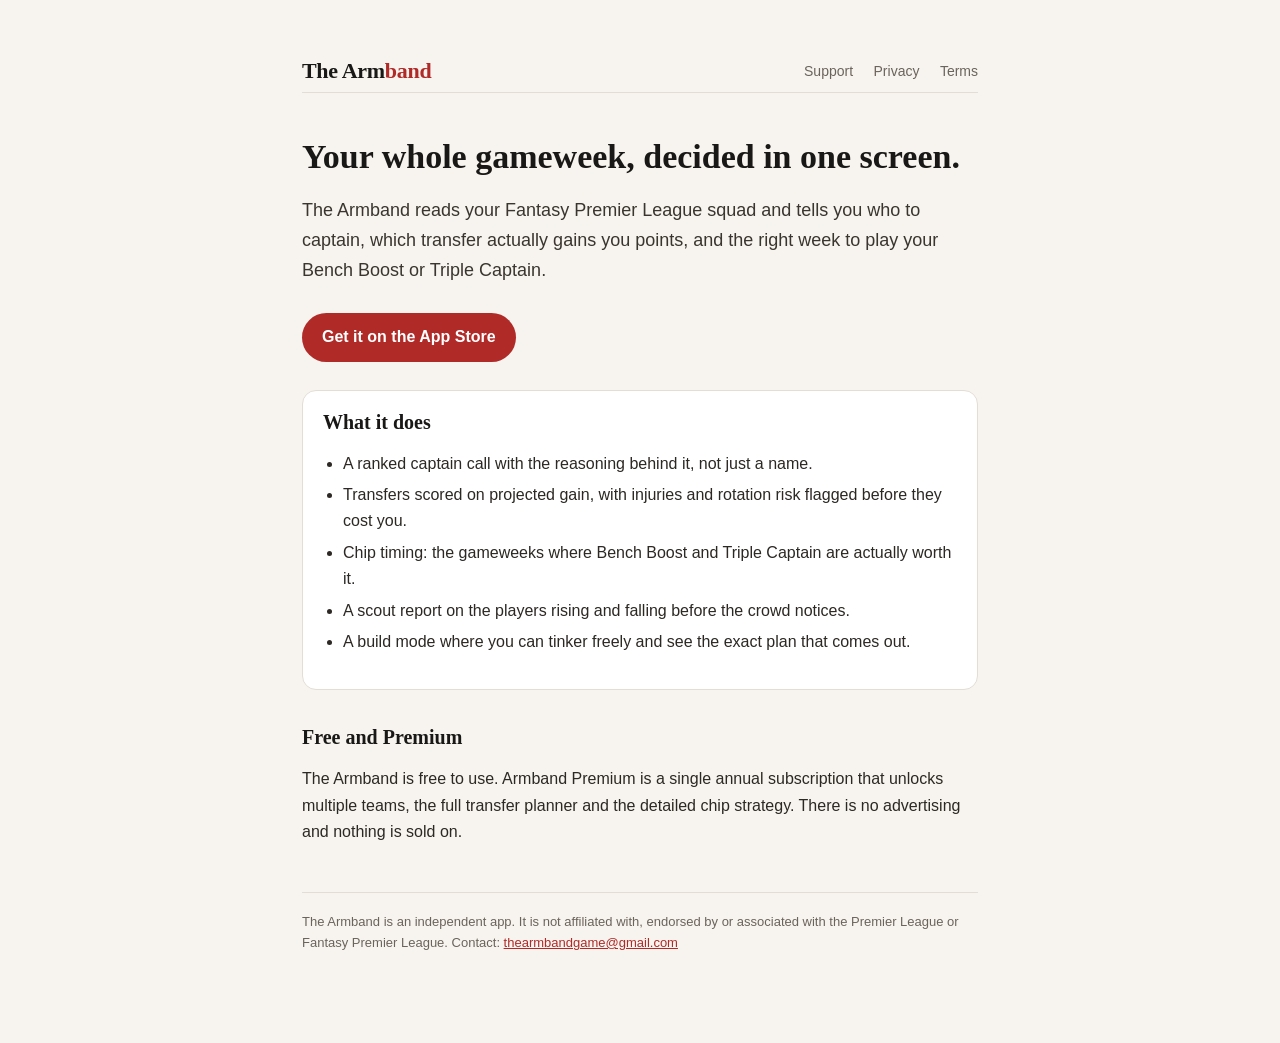
<file: index.html>
<!doctype html>
<html lang="en">
<head>
<meta charset="utf-8">
<meta name="viewport" content="width=device-width,initial-scale=1">
<title>The Armband: FPL Assistant</title>
<meta name="description" content="The Armband tells you who to captain, who to transfer and when to play your chips in Fantasy Premier League.">
<link rel="stylesheet" href="/style.css">
</head>
<body>
<div class="wrap">
  <header class="top">
    <div class="mark">The Arm<em>band</em></div>
    <nav style="margin-left:auto">
      <a href="/support.html">Support</a>
      <a href="/privacy.html">Privacy</a>
      <a href="/terms.html">Terms</a>
    </nav>
  </header>

  <div class="hero">
    <h1>Your whole gameweek, decided in one screen.</h1>
    <p>The Armband reads your Fantasy Premier League squad and tells you who to captain, which transfer actually gains you points, and the right week to play your Bench Boost or Triple Captain.</p>
    <a class="cta" href="https://apps.apple.com/app/id6799958946">Get it on the App Store</a>
  </div>

  <div class="box">
    <h2 style="margin-top:0">What it does</h2>
    <ul>
      <li>A ranked captain call with the reasoning behind it, not just a name.</li>
      <li>Transfers scored on projected gain, with injuries and rotation risk flagged before they cost you.</li>
      <li>Chip timing: the gameweeks where Bench Boost and Triple Captain are actually worth it.</li>
      <li>A scout report on the players rising and falling before the crowd notices.</li>
      <li>A build mode where you can tinker freely and see the exact plan that comes out.</li>
    </ul>
  </div>

  <h2>Free and Premium</h2>
  <p>The Armband is free to use. Armband Premium is a single annual subscription that unlocks multiple teams, the full transfer planner and the detailed chip strategy. There is no advertising and nothing is sold on.</p>

  <footer>
    The Armband is an independent app. It is not affiliated with, endorsed by or associated with the Premier League or Fantasy Premier League. Contact: <a href="mailto:thearmbandgame@gmail.com">thearmbandgame@gmail.com</a>
  </footer>
</div>
</body>
</html>
</file>
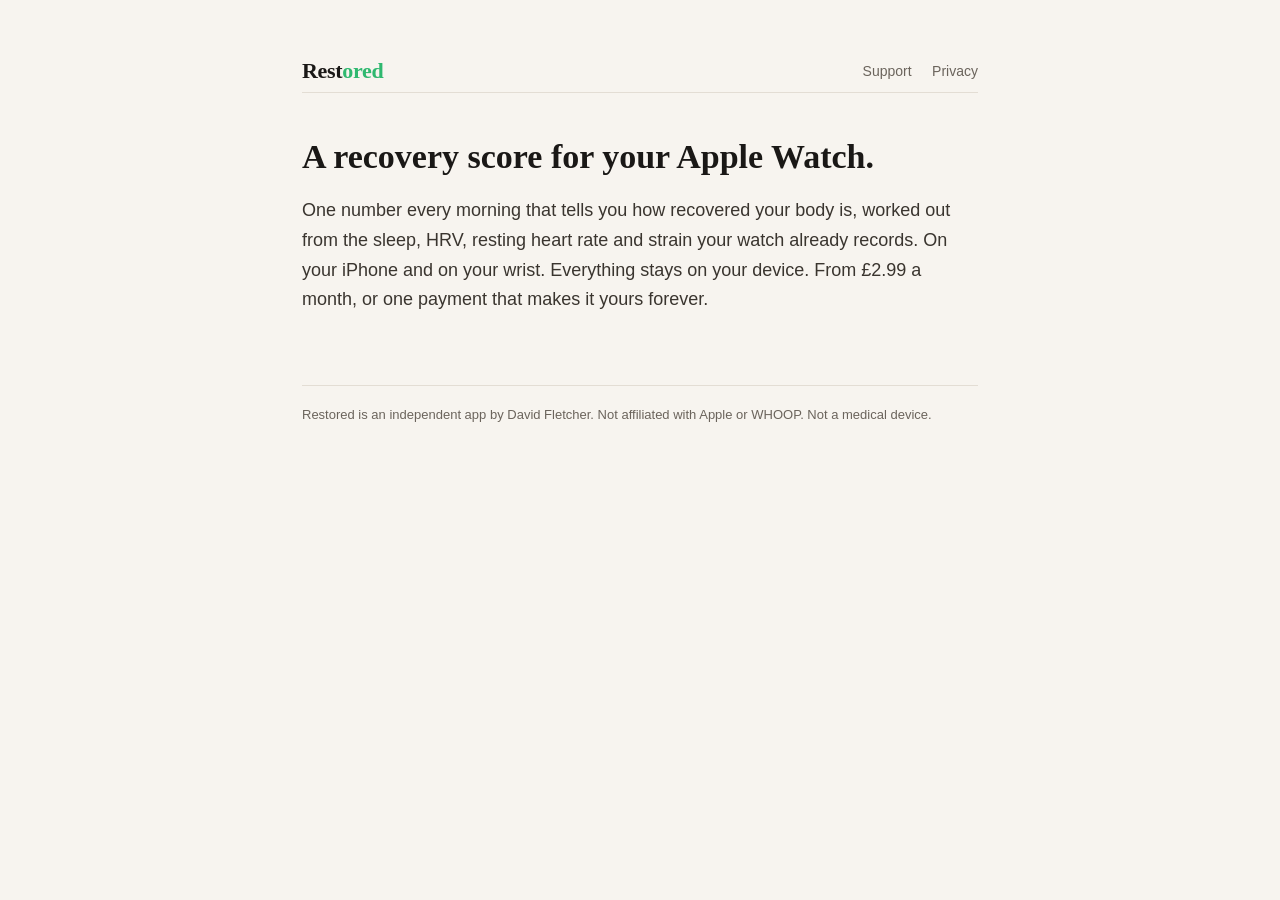
<file: restored/index.html>
<!doctype html>
<html lang="en">
<head>
<meta charset="utf-8">
<meta name="viewport" content="width=device-width,initial-scale=1">
<title>Restored: Recovery Score for Apple Watch</title>
<link rel="stylesheet" href="/style.css">
<style>.mark em{color:#2fb86f}a{color:#1f8f55}.cta{background:#2fb86f}nav a:hover{color:#1f8f55}</style>
</head>
<body>
<div class="wrap">
  <header class="top">
    <div class="mark">Rest<em>ored</em></div>
    <nav style="margin-left:auto">
      <a href="/restored/support.html">Support</a>
      <a href="/restored/privacy.html">Privacy</a>
    </nav>
  </header>
  <div class="hero">
    <h1>A recovery score for your Apple Watch.</h1>
    <p>One number every morning that tells you how recovered your body is, worked out from the sleep, HRV, resting heart rate and strain your watch already records. On your iPhone and on your wrist. Everything stays on your device. From £2.99 a month, or one payment that makes it yours forever.</p>
  </div>
  <footer>Restored is an independent app by David Fletcher. Not affiliated with Apple or WHOOP. Not a medical device.</footer>
</div>
</body>
</html>
</file>
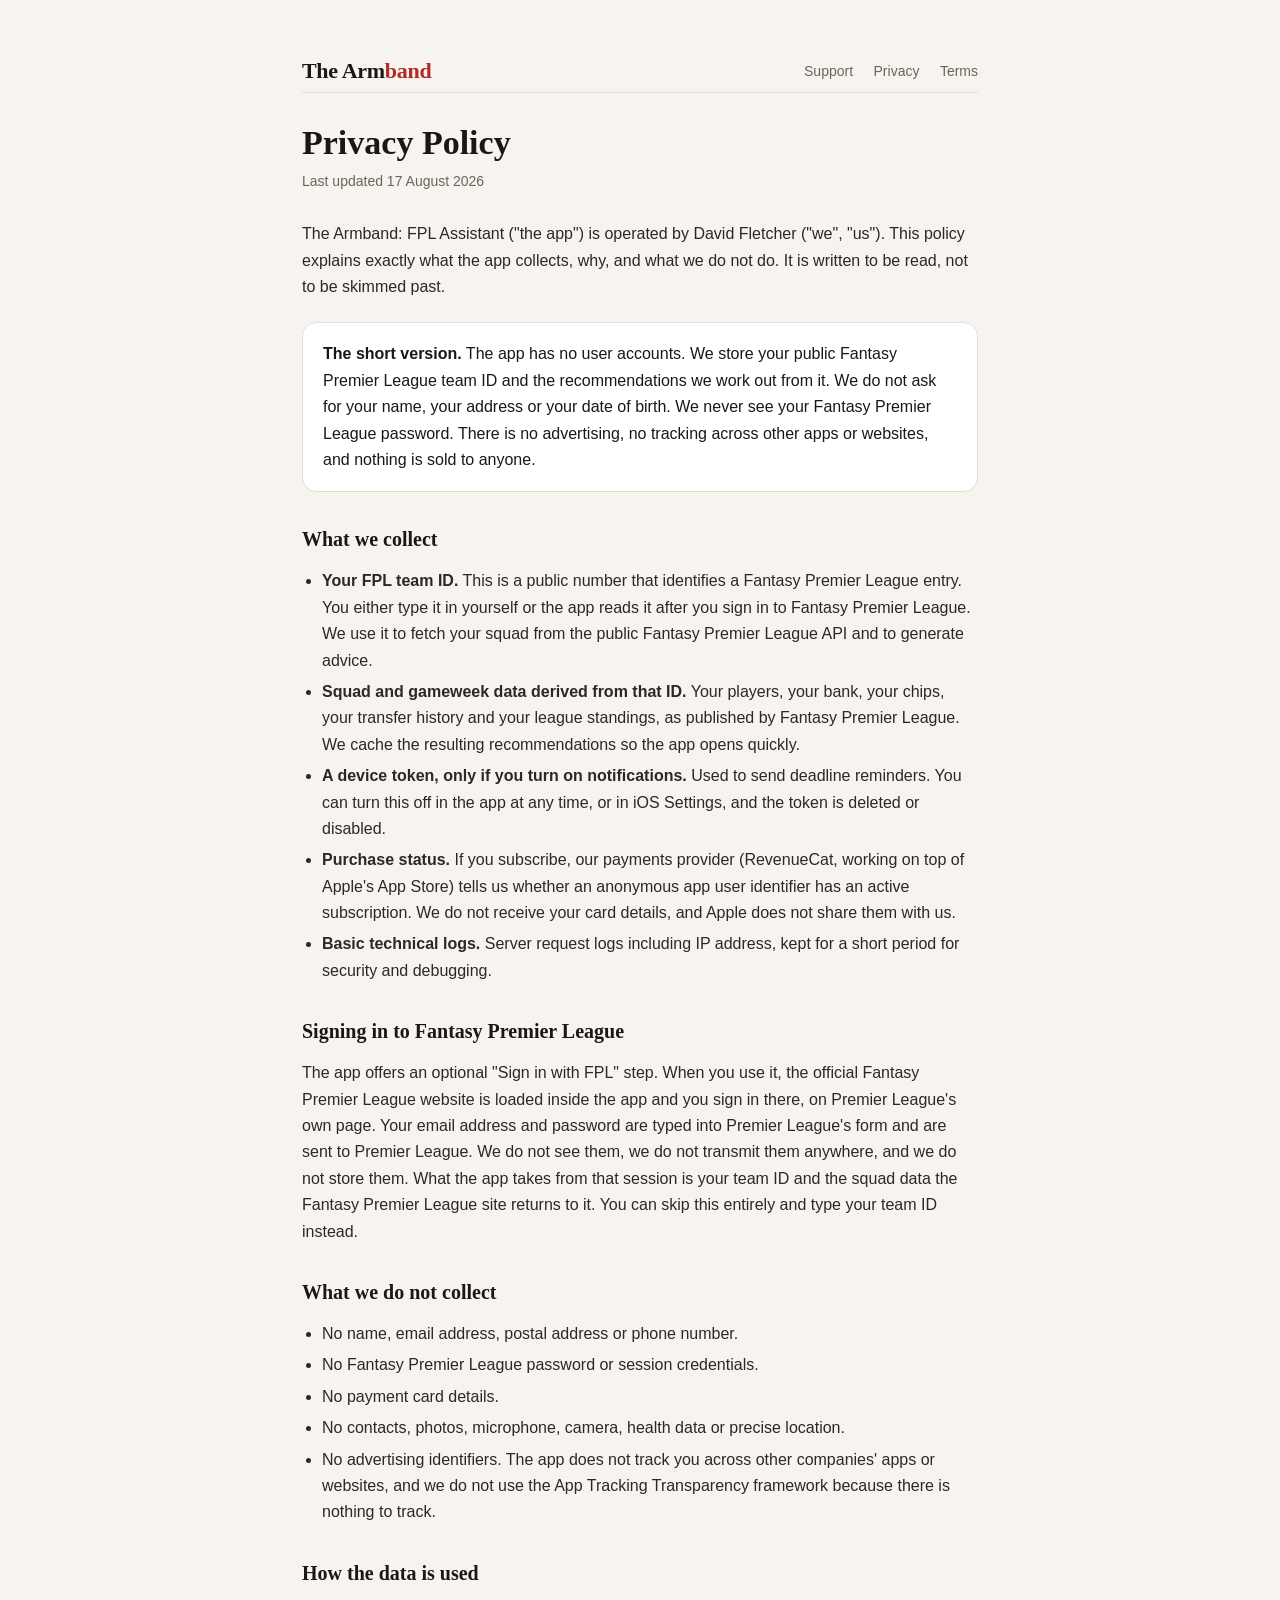
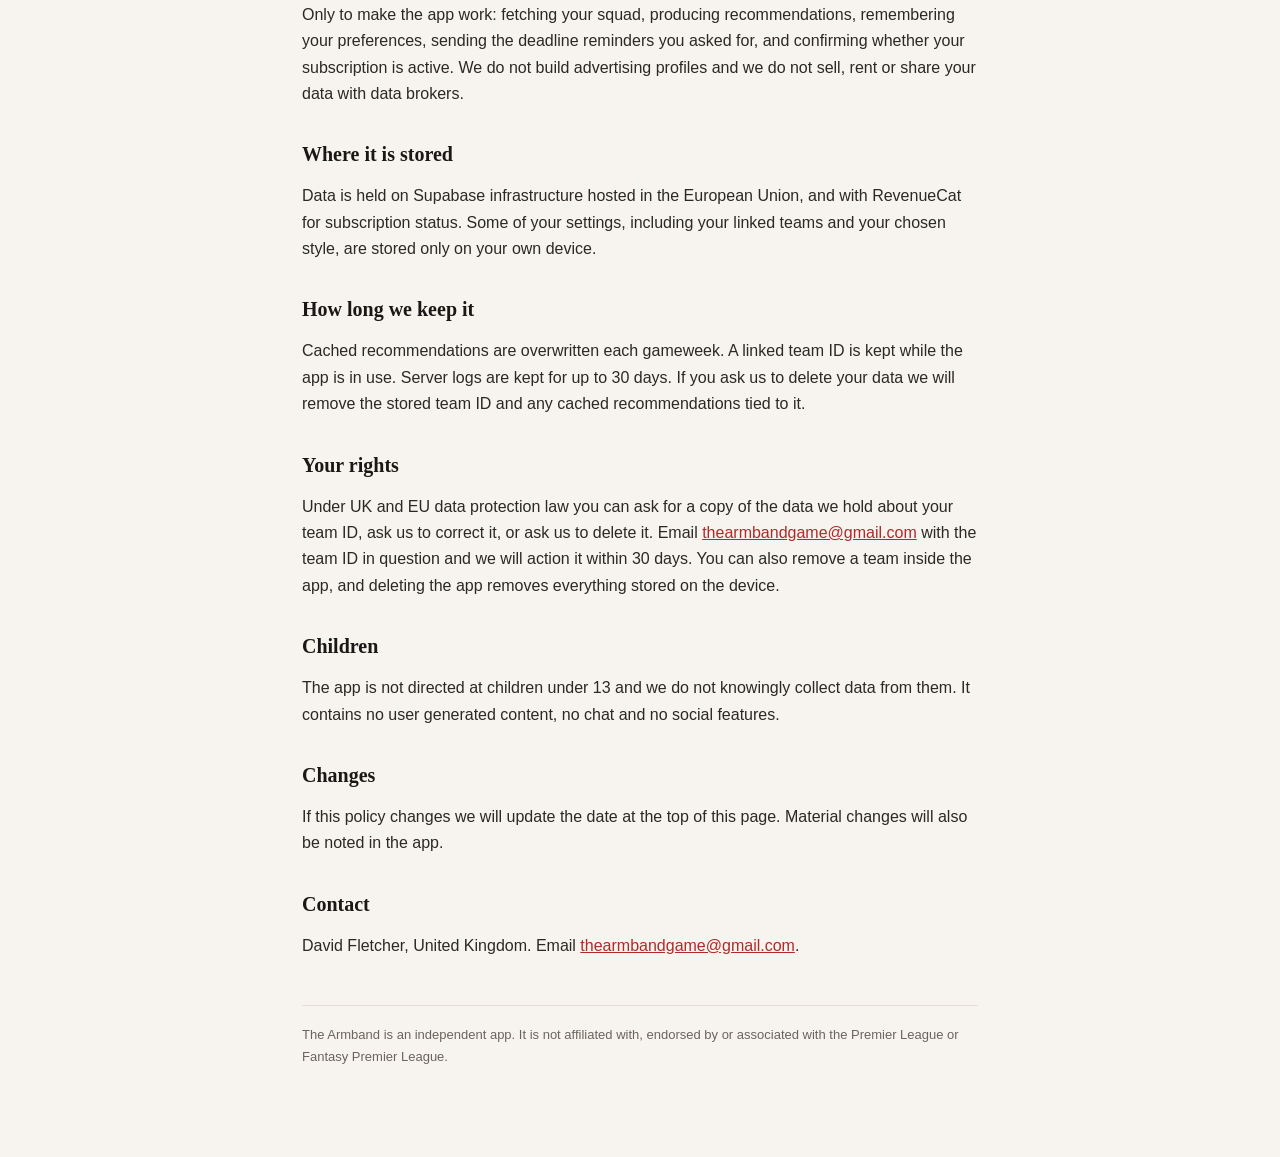
<file: privacy.html>
<!doctype html>
<html lang="en">
<head>
<meta charset="utf-8">
<meta name="viewport" content="width=device-width,initial-scale=1">
<title>Privacy Policy | The Armband: FPL Assistant</title>
<link rel="stylesheet" href="/style.css">
</head>
<body>
<div class="wrap">
  <header class="top">
    <div class="mark"><a href="/" style="text-decoration:none;color:inherit">The Arm<em>band</em></a></div>
    <nav style="margin-left:auto">
      <a href="/support.html">Support</a>
      <a href="/privacy.html">Privacy</a>
      <a href="/terms.html">Terms</a>
    </nav>
  </header>

  <h1>Privacy Policy</h1>
  <p class="sub">Last updated 17 August 2026</p>

  <p>The Armband: FPL Assistant ("the app") is operated by David Fletcher ("we", "us"). This policy explains exactly what the app collects, why, and what we do not do. It is written to be read, not to be skimmed past.</p>

  <div class="box">
    <strong>The short version.</strong> The app has no user accounts. We store your public Fantasy Premier League team ID and the recommendations we work out from it. We do not ask for your name, your address or your date of birth. We never see your Fantasy Premier League password. There is no advertising, no tracking across other apps or websites, and nothing is sold to anyone.
  </div>

  <h2>What we collect</h2>
  <ul>
    <li><strong>Your FPL team ID.</strong> This is a public number that identifies a Fantasy Premier League entry. You either type it in yourself or the app reads it after you sign in to Fantasy Premier League. We use it to fetch your squad from the public Fantasy Premier League API and to generate advice.</li>
    <li><strong>Squad and gameweek data derived from that ID.</strong> Your players, your bank, your chips, your transfer history and your league standings, as published by Fantasy Premier League. We cache the resulting recommendations so the app opens quickly.</li>
    <li><strong>A device token, only if you turn on notifications.</strong> Used to send deadline reminders. You can turn this off in the app at any time, or in iOS Settings, and the token is deleted or disabled.</li>
    <li><strong>Purchase status.</strong> If you subscribe, our payments provider (RevenueCat, working on top of Apple's App Store) tells us whether an anonymous app user identifier has an active subscription. We do not receive your card details, and Apple does not share them with us.</li>
    <li><strong>Basic technical logs.</strong> Server request logs including IP address, kept for a short period for security and debugging.</li>
  </ul>

  <h2>Signing in to Fantasy Premier League</h2>
  <p>The app offers an optional "Sign in with FPL" step. When you use it, the official Fantasy Premier League website is loaded inside the app and you sign in there, on Premier League's own page. Your email address and password are typed into Premier League's form and are sent to Premier League. We do not see them, we do not transmit them anywhere, and we do not store them. What the app takes from that session is your team ID and the squad data the Fantasy Premier League site returns to it. You can skip this entirely and type your team ID instead.</p>

  <h2>What we do not collect</h2>
  <ul>
    <li>No name, email address, postal address or phone number.</li>
    <li>No Fantasy Premier League password or session credentials.</li>
    <li>No payment card details.</li>
    <li>No contacts, photos, microphone, camera, health data or precise location.</li>
    <li>No advertising identifiers. The app does not track you across other companies' apps or websites, and we do not use the App Tracking Transparency framework because there is nothing to track.</li>
  </ul>

  <h2>How the data is used</h2>
  <p>Only to make the app work: fetching your squad, producing recommendations, remembering your preferences, sending the deadline reminders you asked for, and confirming whether your subscription is active. We do not build advertising profiles and we do not sell, rent or share your data with data brokers.</p>

  <h2>Where it is stored</h2>
  <p>Data is held on Supabase infrastructure hosted in the European Union, and with RevenueCat for subscription status. Some of your settings, including your linked teams and your chosen style, are stored only on your own device.</p>

  <h2>How long we keep it</h2>
  <p>Cached recommendations are overwritten each gameweek. A linked team ID is kept while the app is in use. Server logs are kept for up to 30 days. If you ask us to delete your data we will remove the stored team ID and any cached recommendations tied to it.</p>

  <h2>Your rights</h2>
  <p>Under UK and EU data protection law you can ask for a copy of the data we hold about your team ID, ask us to correct it, or ask us to delete it. Email <a href="mailto:thearmbandgame@gmail.com">thearmbandgame@gmail.com</a> with the team ID in question and we will action it within 30 days. You can also remove a team inside the app, and deleting the app removes everything stored on the device.</p>

  <h2>Children</h2>
  <p>The app is not directed at children under 13 and we do not knowingly collect data from them. It contains no user generated content, no chat and no social features.</p>

  <h2>Changes</h2>
  <p>If this policy changes we will update the date at the top of this page. Material changes will also be noted in the app.</p>

  <h2>Contact</h2>
  <p>David Fletcher, United Kingdom. Email <a href="mailto:thearmbandgame@gmail.com">thearmbandgame@gmail.com</a>.</p>

  <footer>
    The Armband is an independent app. It is not affiliated with, endorsed by or associated with the Premier League or Fantasy Premier League.
  </footer>
</div>
</body>
</html>
</file>
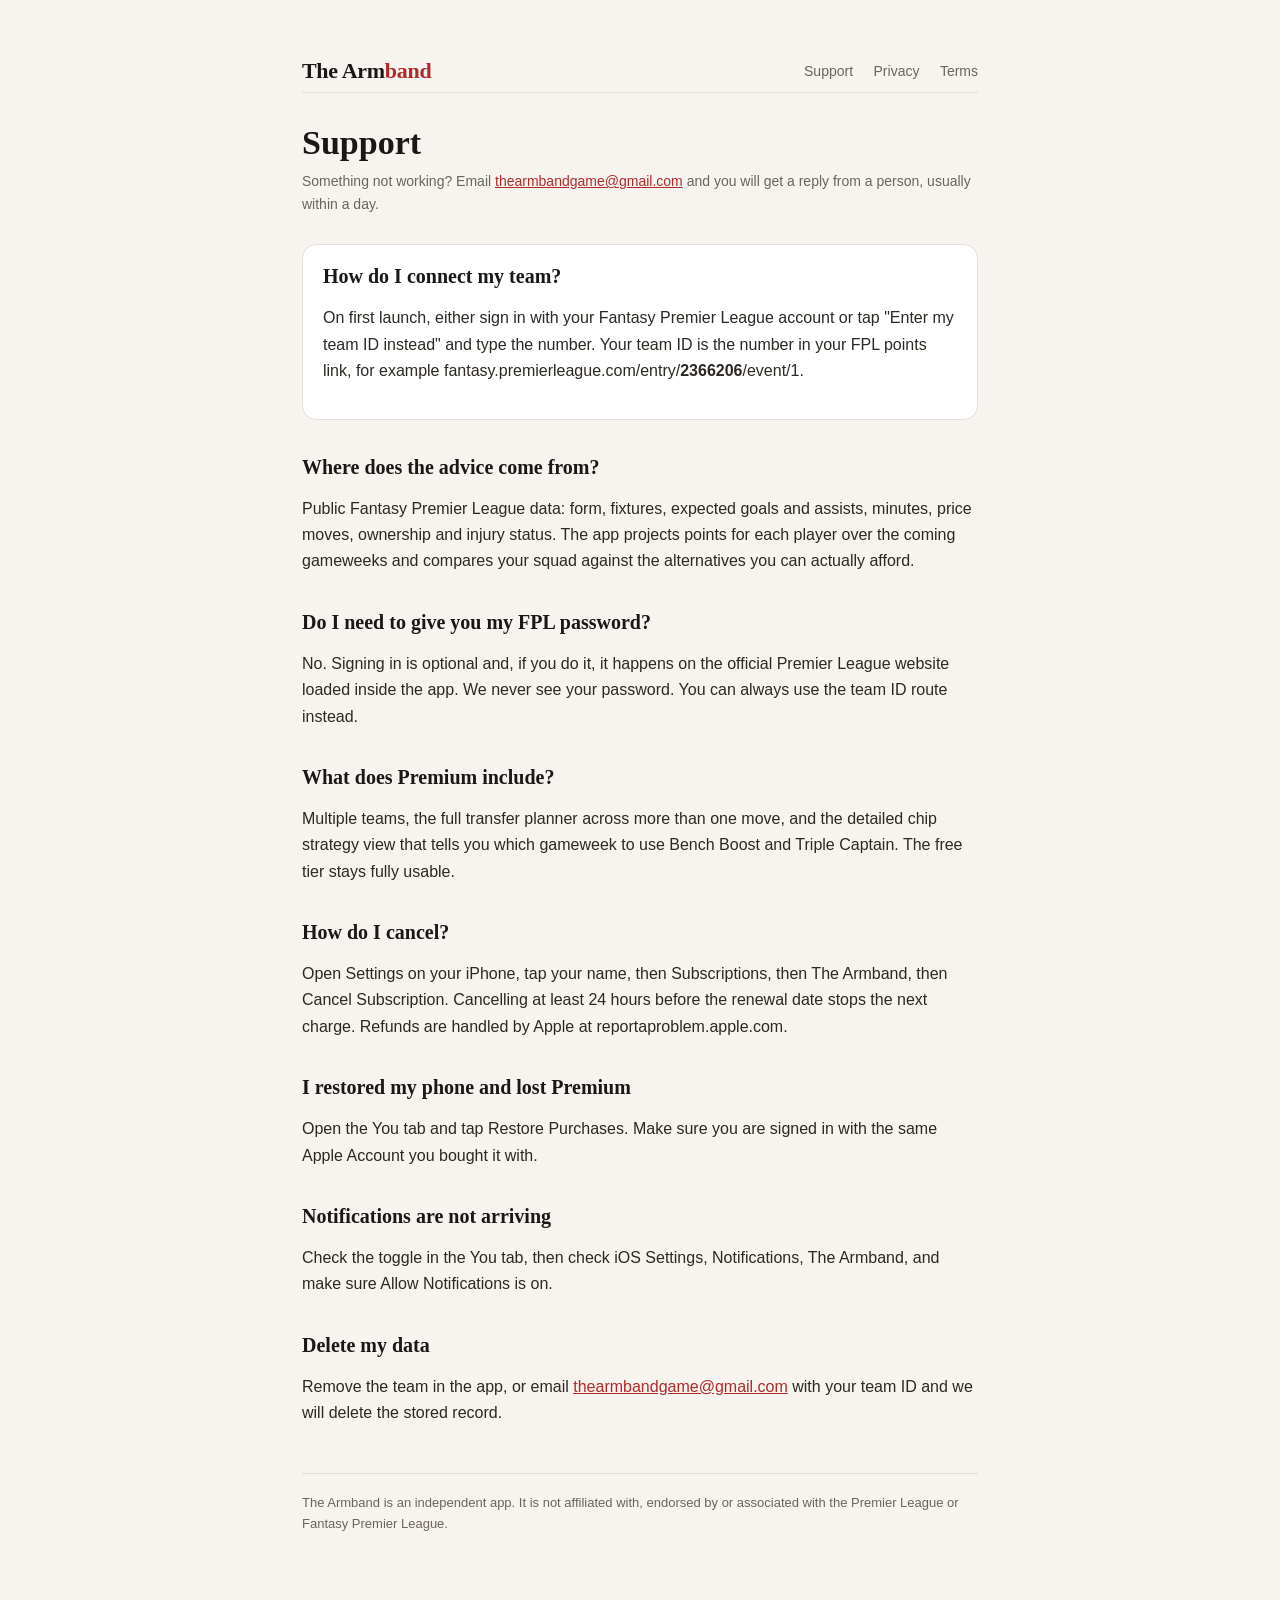
<file: support.html>
<!doctype html>
<html lang="en">
<head>
<meta charset="utf-8">
<meta name="viewport" content="width=device-width,initial-scale=1">
<title>Support | The Armband: FPL Assistant</title>
<link rel="stylesheet" href="/style.css">
</head>
<body>
<div class="wrap">
  <header class="top">
    <div class="mark"><a href="/" style="text-decoration:none;color:inherit">The Arm<em>band</em></a></div>
    <nav style="margin-left:auto">
      <a href="/support.html">Support</a>
      <a href="/privacy.html">Privacy</a>
      <a href="/terms.html">Terms</a>
    </nav>
  </header>

  <h1>Support</h1>
  <p class="sub">Something not working? Email <a href="mailto:thearmbandgame@gmail.com">thearmbandgame@gmail.com</a> and you will get a reply from a person, usually within a day.</p>

  <div class="box">
    <h2 style="margin-top:0">How do I connect my team?</h2>
    <p>On first launch, either sign in with your Fantasy Premier League account or tap "Enter my team ID instead" and type the number. Your team ID is the number in your FPL points link, for example fantasy.premierleague.com/entry/<strong>2366206</strong>/event/1.</p>
  </div>

  <h2>Where does the advice come from?</h2>
  <p>Public Fantasy Premier League data: form, fixtures, expected goals and assists, minutes, price moves, ownership and injury status. The app projects points for each player over the coming gameweeks and compares your squad against the alternatives you can actually afford.</p>

  <h2>Do I need to give you my FPL password?</h2>
  <p>No. Signing in is optional and, if you do it, it happens on the official Premier League website loaded inside the app. We never see your password. You can always use the team ID route instead.</p>

  <h2>What does Premium include?</h2>
  <p>Multiple teams, the full transfer planner across more than one move, and the detailed chip strategy view that tells you which gameweek to use Bench Boost and Triple Captain. The free tier stays fully usable.</p>

  <h2>How do I cancel?</h2>
  <p>Open Settings on your iPhone, tap your name, then Subscriptions, then The Armband, then Cancel Subscription. Cancelling at least 24 hours before the renewal date stops the next charge. Refunds are handled by Apple at reportaproblem.apple.com.</p>

  <h2>I restored my phone and lost Premium</h2>
  <p>Open the You tab and tap Restore Purchases. Make sure you are signed in with the same Apple Account you bought it with.</p>

  <h2>Notifications are not arriving</h2>
  <p>Check the toggle in the You tab, then check iOS Settings, Notifications, The Armband, and make sure Allow Notifications is on.</p>

  <h2>Delete my data</h2>
  <p>Remove the team in the app, or email <a href="mailto:thearmbandgame@gmail.com">thearmbandgame@gmail.com</a> with your team ID and we will delete the stored record.</p>

  <footer>
    The Armband is an independent app. It is not affiliated with, endorsed by or associated with the Premier League or Fantasy Premier League.
  </footer>
</div>
</body>
</html>
</file>
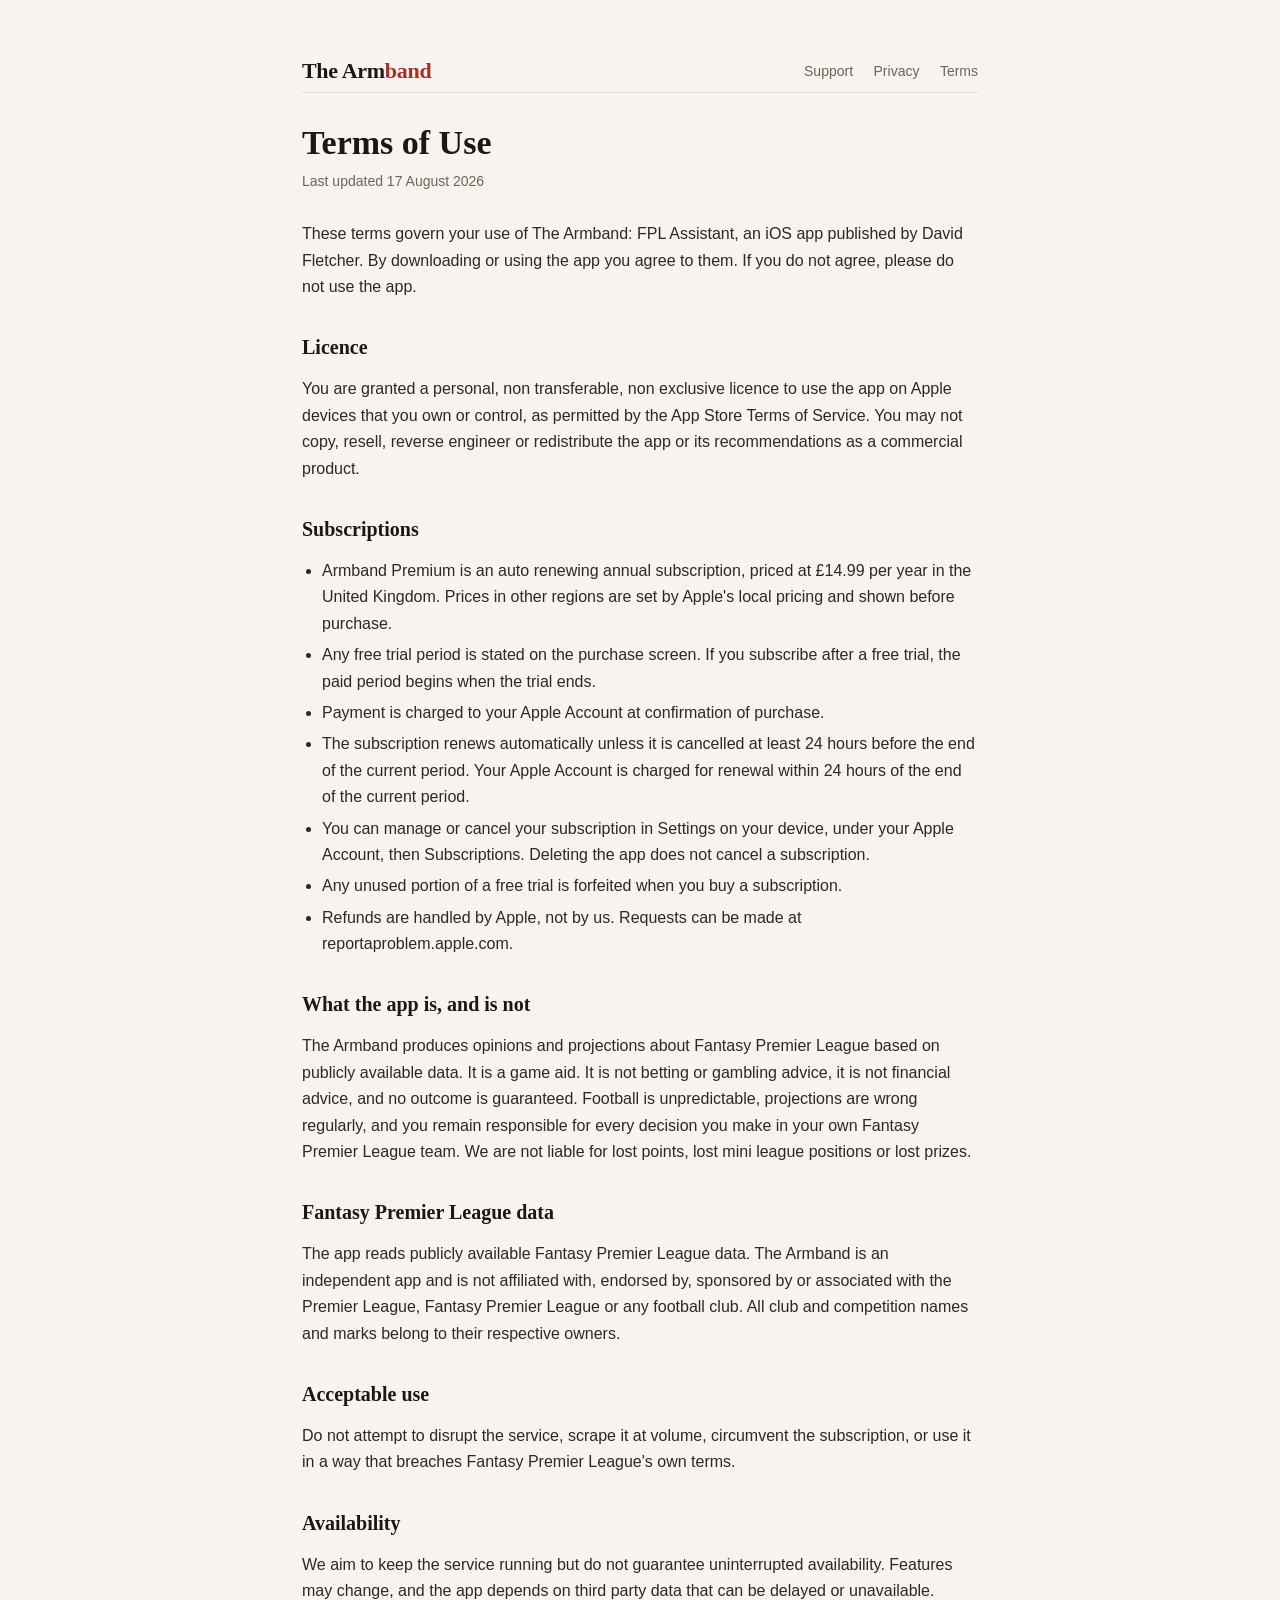
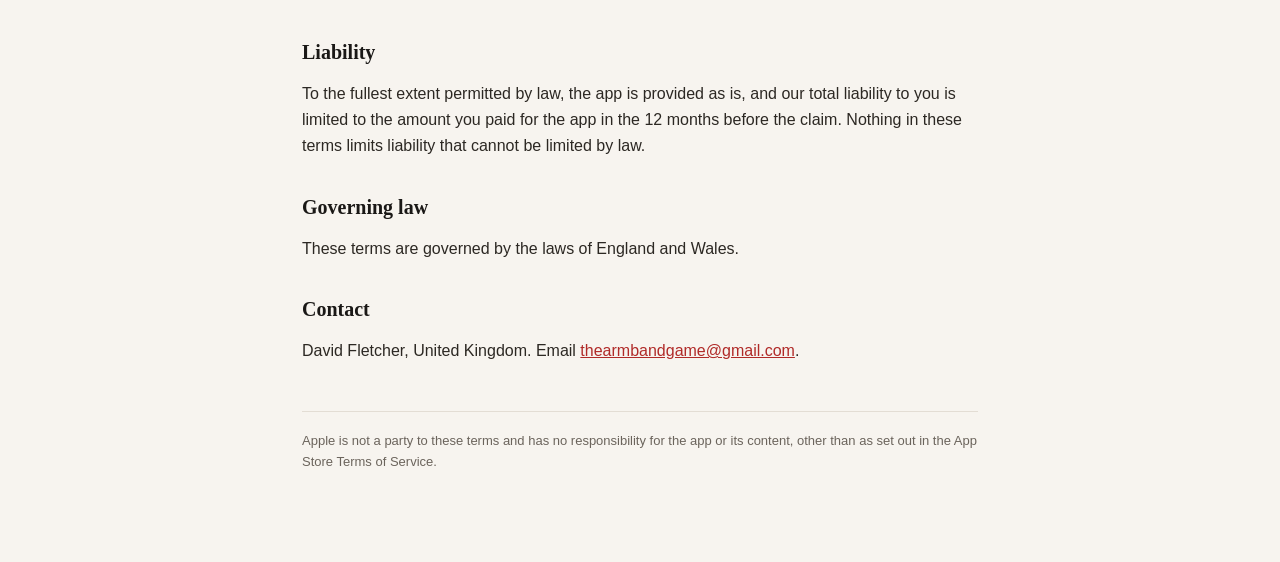
<file: terms.html>
<!doctype html>
<html lang="en">
<head>
<meta charset="utf-8">
<meta name="viewport" content="width=device-width,initial-scale=1">
<title>Terms of Use | The Armband: FPL Assistant</title>
<link rel="stylesheet" href="/style.css">
</head>
<body>
<div class="wrap">
  <header class="top">
    <div class="mark"><a href="/" style="text-decoration:none;color:inherit">The Arm<em>band</em></a></div>
    <nav style="margin-left:auto">
      <a href="/support.html">Support</a>
      <a href="/privacy.html">Privacy</a>
      <a href="/terms.html">Terms</a>
    </nav>
  </header>

  <h1>Terms of Use</h1>
  <p class="sub">Last updated 17 August 2026</p>

  <p>These terms govern your use of The Armband: FPL Assistant, an iOS app published by David Fletcher. By downloading or using the app you agree to them. If you do not agree, please do not use the app.</p>

  <h2>Licence</h2>
  <p>You are granted a personal, non transferable, non exclusive licence to use the app on Apple devices that you own or control, as permitted by the App Store Terms of Service. You may not copy, resell, reverse engineer or redistribute the app or its recommendations as a commercial product.</p>

  <h2>Subscriptions</h2>
  <ul>
    <li>Armband Premium is an auto renewing annual subscription, priced at &pound;14.99 per year in the United Kingdom. Prices in other regions are set by Apple's local pricing and shown before purchase.</li>
    <li>Any free trial period is stated on the purchase screen. If you subscribe after a free trial, the paid period begins when the trial ends.</li>
    <li>Payment is charged to your Apple Account at confirmation of purchase.</li>
    <li>The subscription renews automatically unless it is cancelled at least 24 hours before the end of the current period. Your Apple Account is charged for renewal within 24 hours of the end of the current period.</li>
    <li>You can manage or cancel your subscription in Settings on your device, under your Apple Account, then Subscriptions. Deleting the app does not cancel a subscription.</li>
    <li>Any unused portion of a free trial is forfeited when you buy a subscription.</li>
    <li>Refunds are handled by Apple, not by us. Requests can be made at reportaproblem.apple.com.</li>
  </ul>

  <h2>What the app is, and is not</h2>
  <p>The Armband produces opinions and projections about Fantasy Premier League based on publicly available data. It is a game aid. It is not betting or gambling advice, it is not financial advice, and no outcome is guaranteed. Football is unpredictable, projections are wrong regularly, and you remain responsible for every decision you make in your own Fantasy Premier League team. We are not liable for lost points, lost mini league positions or lost prizes.</p>

  <h2>Fantasy Premier League data</h2>
  <p>The app reads publicly available Fantasy Premier League data. The Armband is an independent app and is not affiliated with, endorsed by, sponsored by or associated with the Premier League, Fantasy Premier League or any football club. All club and competition names and marks belong to their respective owners.</p>

  <h2>Acceptable use</h2>
  <p>Do not attempt to disrupt the service, scrape it at volume, circumvent the subscription, or use it in a way that breaches Fantasy Premier League's own terms.</p>

  <h2>Availability</h2>
  <p>We aim to keep the service running but do not guarantee uninterrupted availability. Features may change, and the app depends on third party data that can be delayed or unavailable.</p>

  <h2>Liability</h2>
  <p>To the fullest extent permitted by law, the app is provided as is, and our total liability to you is limited to the amount you paid for the app in the 12 months before the claim. Nothing in these terms limits liability that cannot be limited by law.</p>

  <h2>Governing law</h2>
  <p>These terms are governed by the laws of England and Wales.</p>

  <h2>Contact</h2>
  <p>David Fletcher, United Kingdom. Email <a href="mailto:thearmbandgame@gmail.com">thearmbandgame@gmail.com</a>.</p>

  <footer>
    Apple is not a party to these terms and has no responsibility for the app or its content, other than as set out in the App Store Terms of Service.
  </footer>
</div>
</body>
</html>
</file>
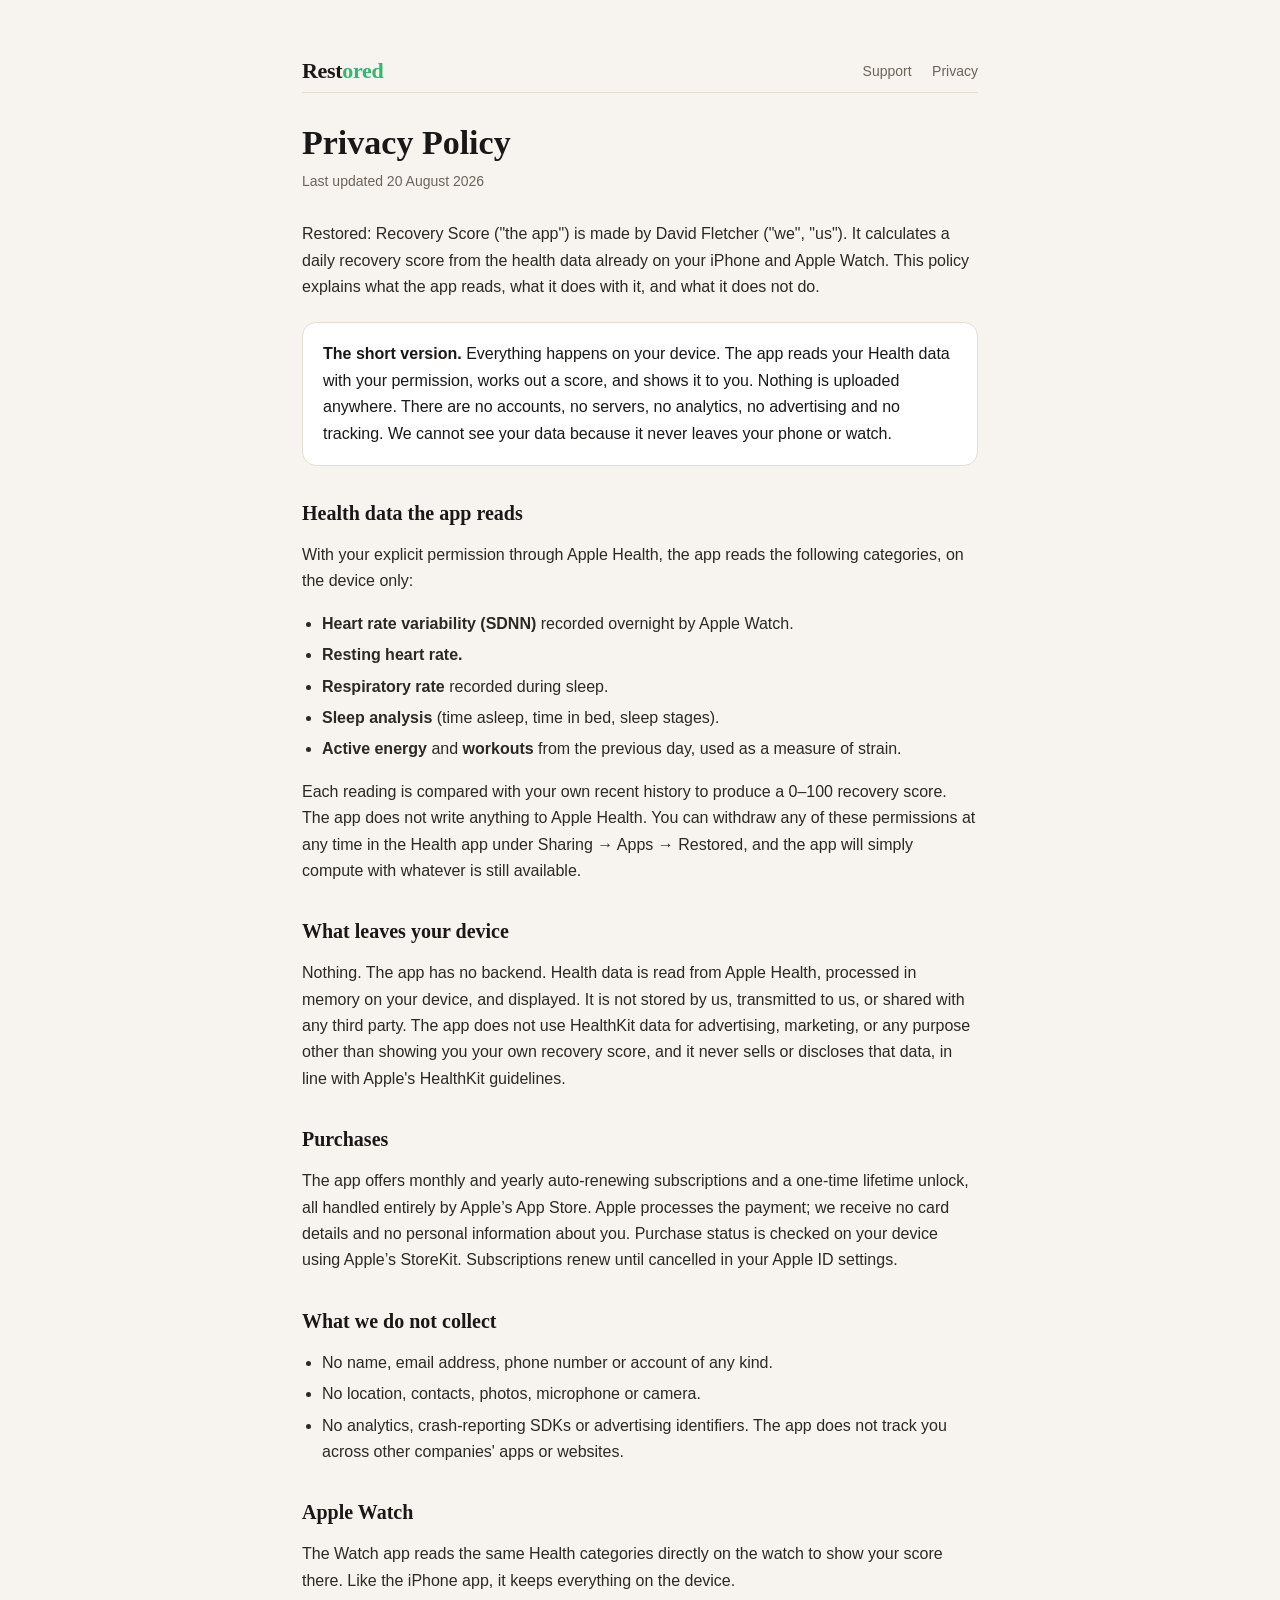
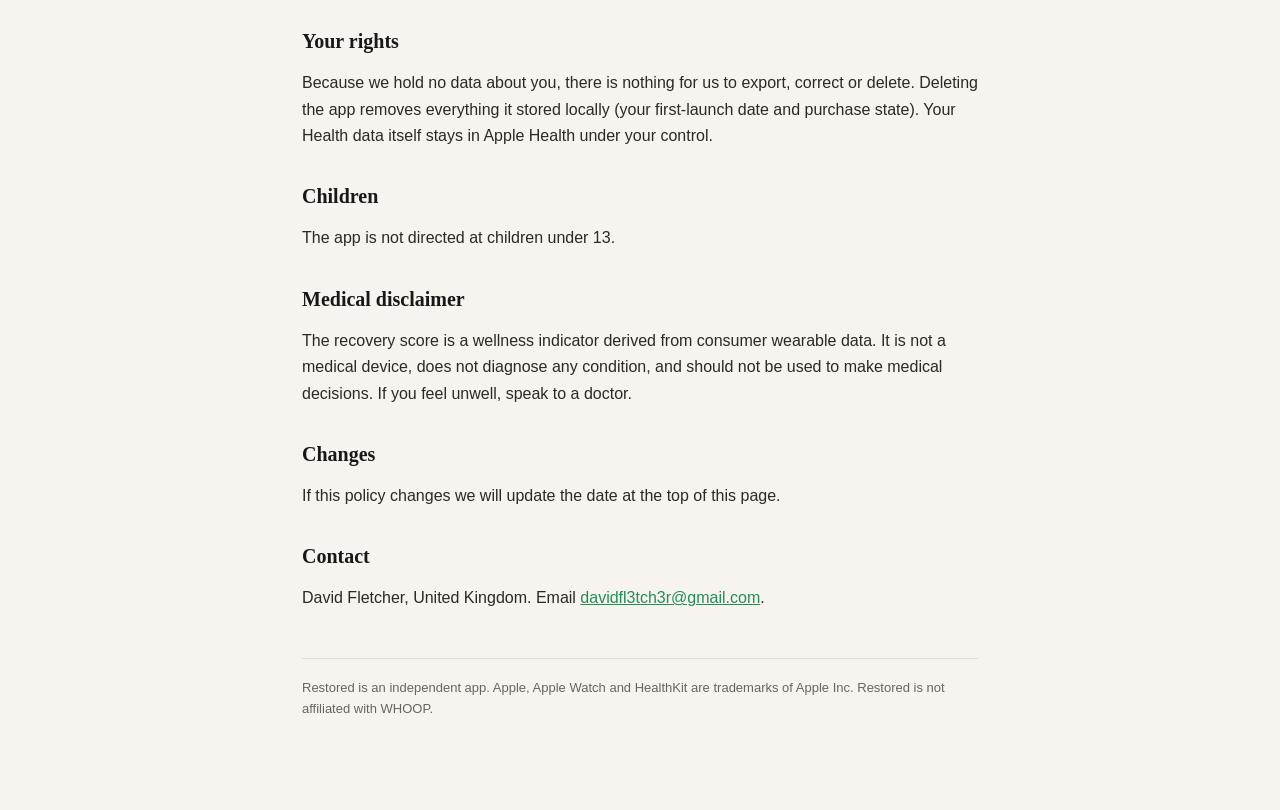
<file: restored/privacy.html>
<!doctype html>
<html lang="en">
<head>
<meta charset="utf-8">
<meta name="viewport" content="width=device-width,initial-scale=1">
<title>Privacy Policy | Restored: Recovery Score</title>
<link rel="stylesheet" href="/style.css">
<style>.mark em{color:#2fb86f}a{color:#1f8f55}.cta{background:#2fb86f}nav a:hover{color:#1f8f55}</style>
</head>
<body>
<div class="wrap">
  <header class="top">
    <div class="mark"><a href="/restored/" style="text-decoration:none;color:inherit">Rest<em>ored</em></a></div>
    <nav style="margin-left:auto">
      <a href="/restored/support.html">Support</a>
      <a href="/restored/privacy.html">Privacy</a>
    </nav>
  </header>

  <h1>Privacy Policy</h1>
  <p class="sub">Last updated 20 August 2026</p>

  <p>Restored: Recovery Score ("the app") is made by David Fletcher ("we", "us"). It calculates a daily recovery score from the health data already on your iPhone and Apple Watch. This policy explains what the app reads, what it does with it, and what it does not do.</p>

  <div class="box">
    <strong>The short version.</strong> Everything happens on your device. The app reads your Health data with your permission, works out a score, and shows it to you. Nothing is uploaded anywhere. There are no accounts, no servers, no analytics, no advertising and no tracking. We cannot see your data because it never leaves your phone or watch.
  </div>

  <h2>Health data the app reads</h2>
  <p>With your explicit permission through Apple Health, the app reads the following categories, on the device only:</p>
  <ul>
    <li><strong>Heart rate variability (SDNN)</strong> recorded overnight by Apple Watch.</li>
    <li><strong>Resting heart rate.</strong></li>
    <li><strong>Respiratory rate</strong> recorded during sleep.</li>
    <li><strong>Sleep analysis</strong> (time asleep, time in bed, sleep stages).</li>
    <li><strong>Active energy</strong> and <strong>workouts</strong> from the previous day, used as a measure of strain.</li>
  </ul>
  <p>Each reading is compared with your own recent history to produce a 0–100 recovery score. The app does not write anything to Apple Health. You can withdraw any of these permissions at any time in the Health app under Sharing → Apps → Restored, and the app will simply compute with whatever is still available.</p>

  <h2>What leaves your device</h2>
  <p>Nothing. The app has no backend. Health data is read from Apple Health, processed in memory on your device, and displayed. It is not stored by us, transmitted to us, or shared with any third party. The app does not use HealthKit data for advertising, marketing, or any purpose other than showing you your own recovery score, and it never sells or discloses that data, in line with Apple's HealthKit guidelines.</p>

  <h2>Purchases</h2>
  <p>The app offers monthly and yearly auto-renewing subscriptions and a one-time lifetime unlock, all handled entirely by Apple’s App Store. Apple processes the payment; we receive no card details and no personal information about you. Purchase status is checked on your device using Apple’s StoreKit. Subscriptions renew until cancelled in your Apple ID settings.</p>

  <h2>What we do not collect</h2>
  <ul>
    <li>No name, email address, phone number or account of any kind.</li>
    <li>No location, contacts, photos, microphone or camera.</li>
    <li>No analytics, crash-reporting SDKs or advertising identifiers. The app does not track you across other companies' apps or websites.</li>
  </ul>

  <h2>Apple Watch</h2>
  <p>The Watch app reads the same Health categories directly on the watch to show your score there. Like the iPhone app, it keeps everything on the device.</p>

  <h2>Your rights</h2>
  <p>Because we hold no data about you, there is nothing for us to export, correct or delete. Deleting the app removes everything it stored locally (your first-launch date and purchase state). Your Health data itself stays in Apple Health under your control.</p>

  <h2>Children</h2>
  <p>The app is not directed at children under 13.</p>

  <h2>Medical disclaimer</h2>
  <p>The recovery score is a wellness indicator derived from consumer wearable data. It is not a medical device, does not diagnose any condition, and should not be used to make medical decisions. If you feel unwell, speak to a doctor.</p>

  <h2>Changes</h2>
  <p>If this policy changes we will update the date at the top of this page.</p>

  <h2>Contact</h2>
  <p>David Fletcher, United Kingdom. Email <a href="mailto:davidfl3tch3r@gmail.com">davidfl3tch3r@gmail.com</a>.</p>

  <footer>
    Restored is an independent app. Apple, Apple Watch and HealthKit are trademarks of Apple Inc. Restored is not affiliated with WHOOP.
  </footer>
</div>
</body>
</html>
</file>
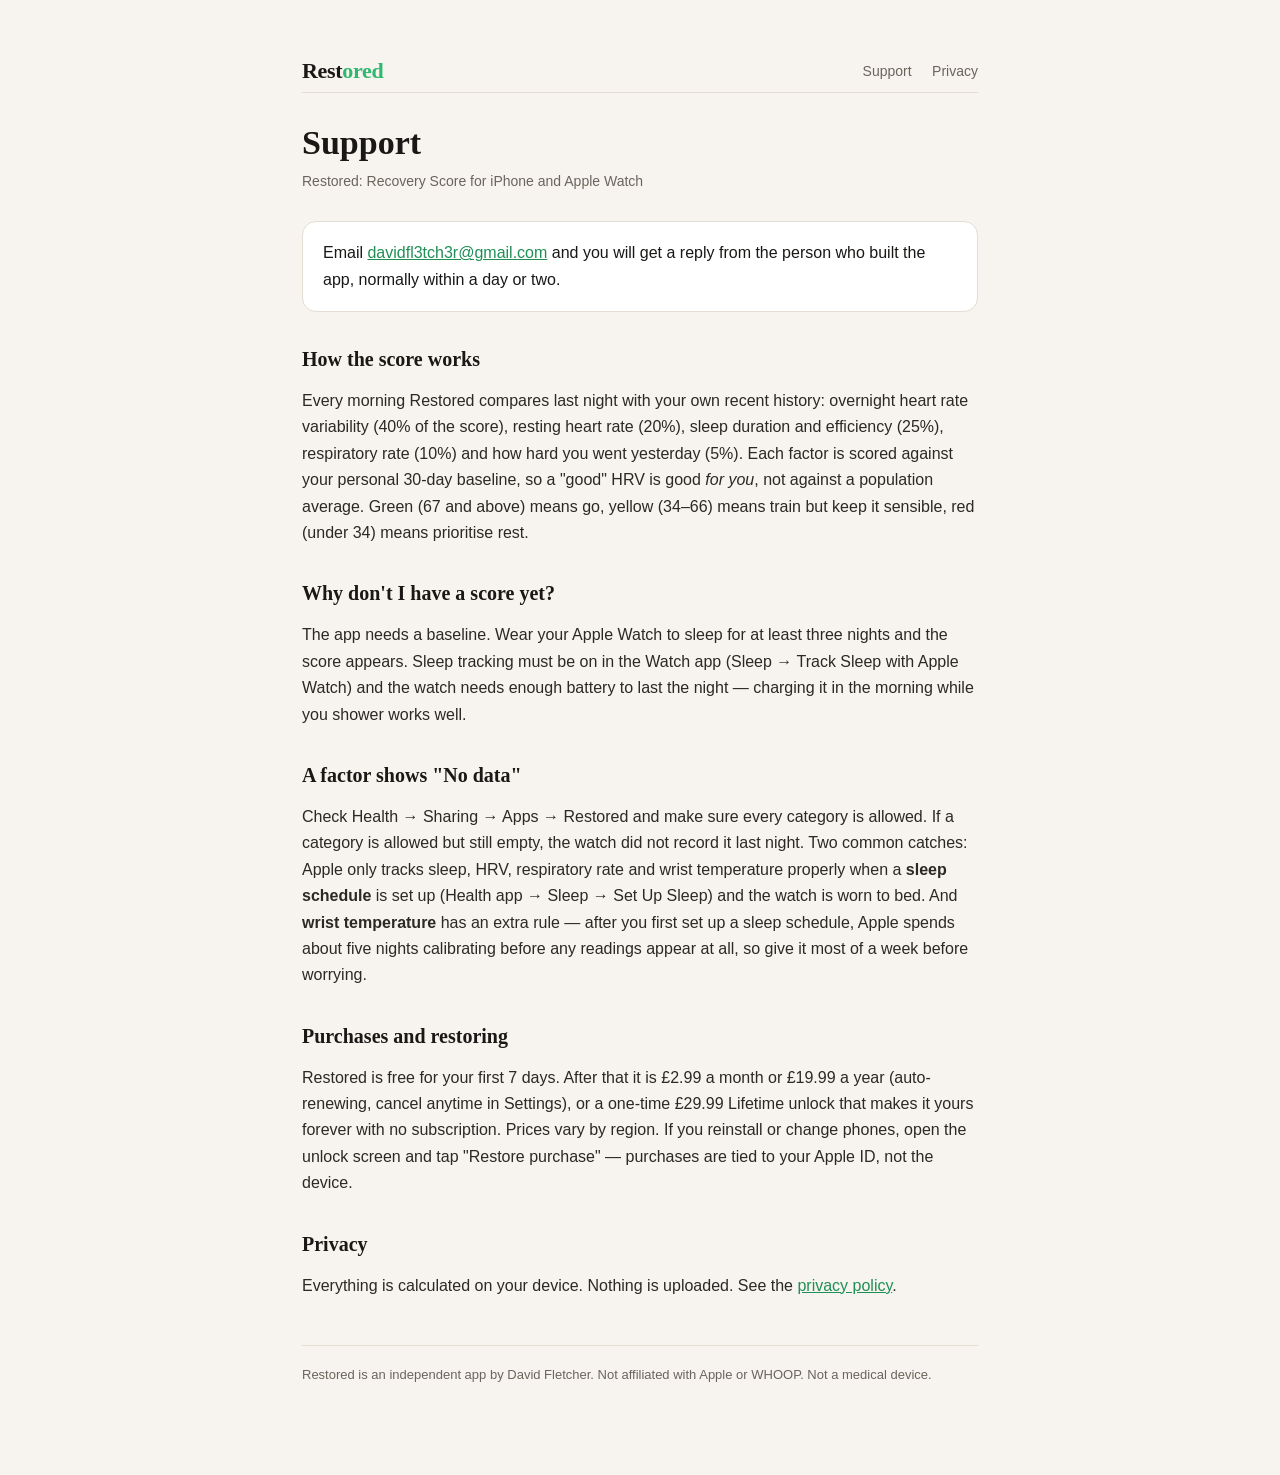
<file: restored/support.html>
<!doctype html>
<html lang="en">
<head>
<meta charset="utf-8">
<meta name="viewport" content="width=device-width,initial-scale=1">
<title>Support | Restored: Recovery Score</title>
<link rel="stylesheet" href="/style.css">
<style>.mark em{color:#2fb86f}a{color:#1f8f55}.cta{background:#2fb86f}nav a:hover{color:#1f8f55}</style>
</head>
<body>
<div class="wrap">
  <header class="top">
    <div class="mark"><a href="/restored/" style="text-decoration:none;color:inherit">Rest<em>ored</em></a></div>
    <nav style="margin-left:auto">
      <a href="/restored/support.html">Support</a>
      <a href="/restored/privacy.html">Privacy</a>
    </nav>
  </header>

  <h1>Support</h1>
  <p class="sub">Restored: Recovery Score for iPhone and Apple Watch</p>

  <div class="box">
    Email <a href="mailto:davidfl3tch3r@gmail.com">davidfl3tch3r@gmail.com</a> and you will get a reply from the person who built the app, normally within a day or two.
  </div>

  <h2>How the score works</h2>
  <p>Every morning Restored compares last night with your own recent history: overnight heart rate variability (40% of the score), resting heart rate (20%), sleep duration and efficiency (25%), respiratory rate (10%) and how hard you went yesterday (5%). Each factor is scored against your personal 30-day baseline, so a "good" HRV is good <em>for you</em>, not against a population average. Green (67 and above) means go, yellow (34–66) means train but keep it sensible, red (under 34) means prioritise rest.</p>

  <h2>Why don't I have a score yet?</h2>
  <p>The app needs a baseline. Wear your Apple Watch to sleep for at least three nights and the score appears. Sleep tracking must be on in the Watch app (Sleep → Track Sleep with Apple Watch) and the watch needs enough battery to last the night — charging it in the morning while you shower works well.</p>

  <h2>A factor shows "No data"</h2>
  <p>Check Health → Sharing → Apps → Restored and make sure every category is allowed. If a category is allowed but still empty, the watch did not record it last night. Two common catches: Apple only tracks sleep, HRV, respiratory rate and wrist temperature properly when a <strong>sleep schedule</strong> is set up (Health app → Sleep → Set Up Sleep) and the watch is worn to bed. And <strong>wrist temperature</strong> has an extra rule — after you first set up a sleep schedule, Apple spends about five nights calibrating before any readings appear at all, so give it most of a week before worrying.</p>

  <h2>Purchases and restoring</h2>
  <p>Restored is free for your first 7 days. After that it is £2.99 a month or £19.99 a year (auto-renewing, cancel anytime in Settings), or a one-time £29.99 Lifetime unlock that makes it yours forever with no subscription. Prices vary by region. If you reinstall or change phones, open the unlock screen and tap "Restore purchase" — purchases are tied to your Apple ID, not the device.</p>

  <h2>Privacy</h2>
  <p>Everything is calculated on your device. Nothing is uploaded. See the <a href="/restored/privacy.html">privacy policy</a>.</p>

  <footer>
    Restored is an independent app by David Fletcher. Not affiliated with Apple or WHOOP. Not a medical device.
  </footer>
</div>
</body>
</html>
</file>
<file: style.css>
:root{
  --cream:#f7f4ef;
  --ink:#1a1816;
  --muted:#6b645c;
  --red:#b02a28;
  --line:#e3ddd4;
}
*{box-sizing:border-box}
html,body{margin:0;padding:0}
body{
  background:var(--cream);
  color:var(--ink);
  font:16px/1.65 -apple-system,BlinkMacSystemFont,"Segoe UI",Helvetica,Arial,sans-serif;
  -webkit-font-smoothing:antialiased;
}
.wrap{max-width:720px;margin:0 auto;padding:36px 22px 90px}
header.top{display:flex;align-items:center;gap:12px;padding:22px 0 8px;border-bottom:1px solid var(--line);margin-bottom:30px}
.mark{font:700 22px/1 Georgia,"Times New Roman",serif;letter-spacing:-.3px}
.mark em{font-style:normal;color:var(--red)}
nav a{color:var(--muted);text-decoration:none;font-size:14px;margin-left:16px}
nav a:hover{color:var(--red)}
h1{font:700 34px/1.2 Georgia,"Times New Roman",serif;margin:0 0 6px}
h2{font:700 20px/1.3 Georgia,"Times New Roman",serif;margin:34px 0 8px}
.sub{color:var(--muted);font-size:14px;margin:0 0 28px}
p,li{color:#2c2823}
ul{padding-left:20px}
li{margin:5px 0}
a{color:var(--red)}
.box{background:#fff;border:1px solid var(--line);border-radius:14px;padding:18px 20px;margin:22px 0}
footer{border-top:1px solid var(--line);margin-top:46px;padding-top:18px;color:var(--muted);font-size:13px}
.hero{padding:14px 0 6px}
.hero p{font-size:18px;color:#3a352f}
.cta{display:inline-block;background:var(--red);color:#fff;text-decoration:none;padding:11px 20px;border-radius:999px;font-weight:600;margin-top:10px}
</file>
